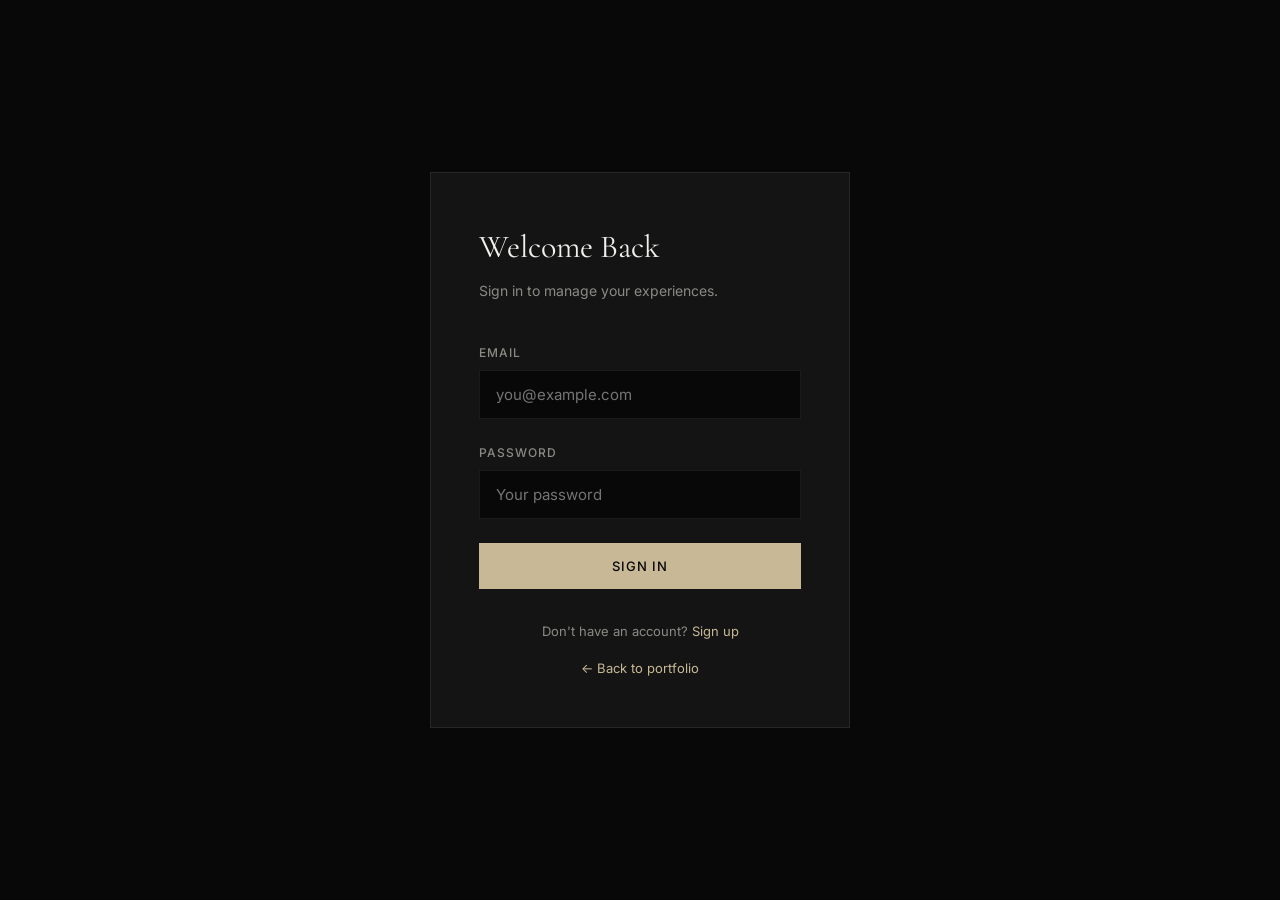
<file: templates/login.html>
<!DOCTYPE html>
<html lang="en">
<head>
  <meta charset="UTF-8">
  <meta name="viewport" content="width=device-width, initial-scale=1.0">
  <title>Sign In — Portfolio Admin</title>
  <link rel="preconnect" href="https://fonts.googleapis.com">
  <link rel="preconnect" href="https://fonts.gstatic.com" crossorigin>
  <link href="https://fonts.googleapis.com/css2?family=Cormorant+Garamond:wght@300;400;500&family=Inter:wght@300;400;500&display=swap" rel="stylesheet">
  <link rel="stylesheet" href="/static/css/style.css">
</head>
<body>

  <div class="auth-page">
    <div class="auth-card">
      <h1>Welcome Back</h1>
      <p class="auth-subtitle">Sign in to manage your experiences.</p>

      <div id="auth-alert" class="alert alert-error hidden"></div>

      <form id="login-form">
        <div class="form-group">
          <label for="email">Email</label>
          <input type="email" id="email" name="email" required placeholder="you@example.com">
        </div>
        <div class="form-group">
          <label for="password">Password</label>
          <input type="password" id="password" name="password" required placeholder="Your password">
        </div>
        <button type="submit" class="btn btn-primary">Sign In</button>
      </form>

      <p class="auth-footer">
        Don't have an account? <a href="/signup">Sign up</a>
      </p>
      <p class="auth-footer" style="margin-top: 1rem;">
        <a href="/">← Back to portfolio</a>
      </p>
    </div>
  </div>

  <script src="/static/js/app.js"></script>
</body>
</html>
</file>
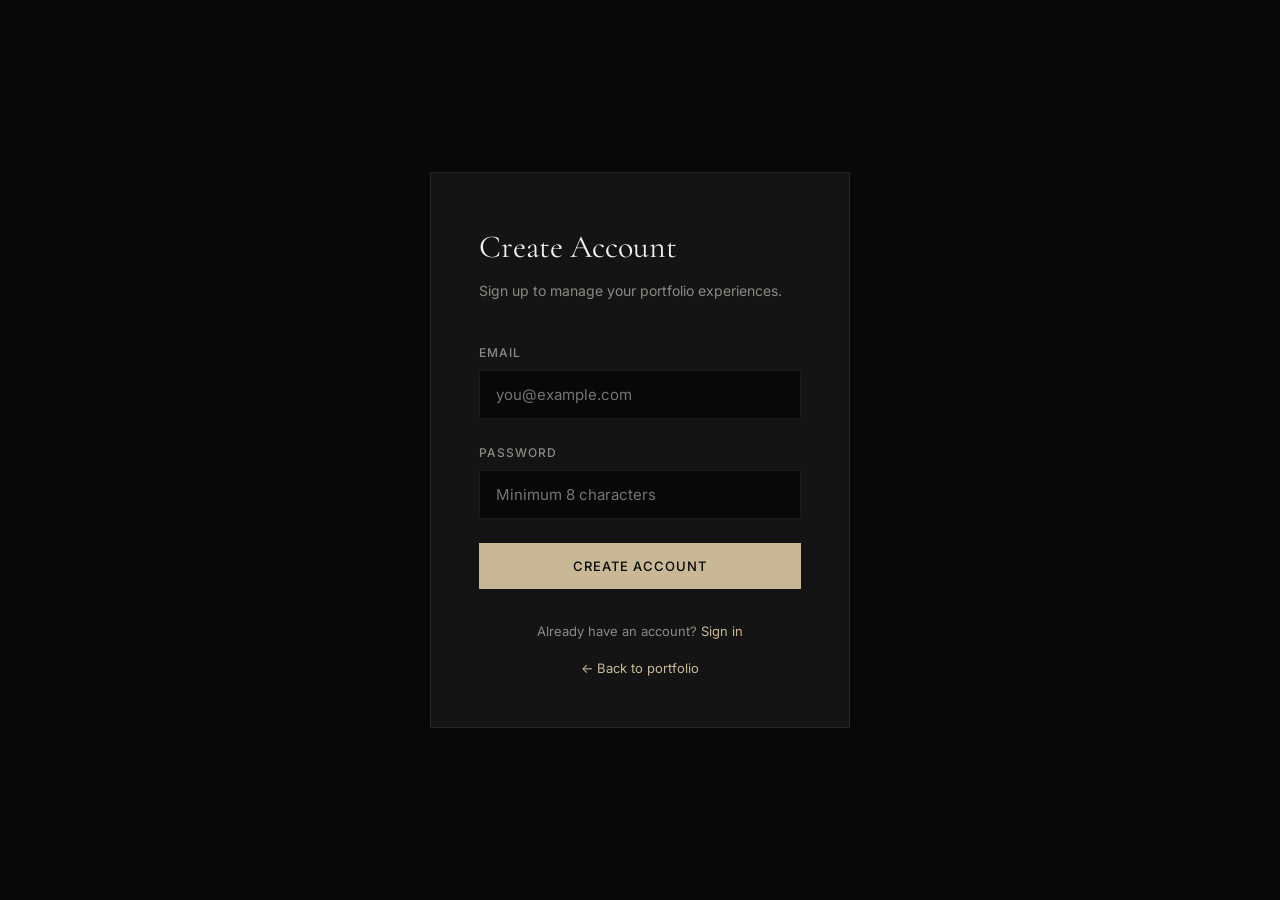
<file: templates/signup.html>
<!DOCTYPE html>
<html lang="en">
<head>
  <meta charset="UTF-8">
  <meta name="viewport" content="width=device-width, initial-scale=1.0">
  <title>Sign Up — Portfolio Admin</title>
  <link rel="preconnect" href="https://fonts.googleapis.com">
  <link rel="preconnect" href="https://fonts.gstatic.com" crossorigin>
  <link href="https://fonts.googleapis.com/css2?family=Cormorant+Garamond:wght@300;400;500&family=Inter:wght@300;400;500&display=swap" rel="stylesheet">
  <link rel="stylesheet" href="/static/css/style.css">
</head>
<body>

  <div class="auth-page">
    <div class="auth-card">
      <h1>Create Account</h1>
      <p class="auth-subtitle">Sign up to manage your portfolio experiences.</p>

      <div id="auth-alert" class="alert alert-error hidden"></div>

      <form id="signup-form">
        <div class="form-group">
          <label for="email">Email</label>
          <input type="email" id="email" name="email" required placeholder="you@example.com">
        </div>
        <div class="form-group">
          <label for="password">Password</label>
          <input type="password" id="password" name="password" required minlength="8" placeholder="Minimum 8 characters">
        </div>
        <button type="submit" class="btn btn-primary">Create Account</button>
      </form>

      <p class="auth-footer">
        Already have an account? <a href="/login">Sign in</a>
      </p>
      <p class="auth-footer" style="margin-top: 1rem;">
        <a href="/">← Back to portfolio</a>
      </p>
    </div>
  </div>

  <script src="/static/js/app.js"></script>
</body>
</html>
</file>
<file: static/css/style.css>
:root {
  --bg: #080808;
  --bg-elevated: #111111;
  --bg-card: #141414;
  --border: rgba(255, 255, 255, 0.08);
  --border-hover: rgba(255, 255, 255, 0.16);
  --text: #f0f0ec;
  --text-muted: #8a8a85;
  --text-subtle: #5a5a56;
  --accent: #c8b896;
  --accent-dim: rgba(200, 184, 150, 0.15);
  --font: "Inter", -apple-system, BlinkMacSystemFont, sans-serif;
  --font-display: "Cormorant Garamond", Georgia, serif;
  --radius: 2px;
  --transition: 0.3s cubic-bezier(0.4, 0, 0.2, 1);
  --max-width: 1120px;
  --nav-height: 72px;
}

*, *::before, *::after {
  box-sizing: border-box;
  margin: 0;
  padding: 0;
}

html {
  scroll-behavior: smooth;
  font-size: 16px;
}

body {
  font-family: var(--font);
  background: var(--bg);
  color: var(--text);
  line-height: 1.6;
  -webkit-font-smoothing: antialiased;
  overflow-x: hidden;
}

::selection {
  background: var(--accent-dim);
  color: var(--accent);
}

a {
  color: inherit;
  text-decoration: none;
}

img { max-width: 100%; }

.container {
  max-width: var(--max-width);
  margin: 0 auto;
  padding: 0 2rem;
}

/* ── Navigation ── */
.nav {
  position: fixed;
  top: 0;
  left: 0;
  right: 0;
  z-index: 100;
  height: var(--nav-height);
  display: flex;
  align-items: center;
  background: rgba(8, 8, 8, 0.85);
  backdrop-filter: blur(20px);
  border-bottom: 1px solid var(--border);
}

.nav .container {
  display: flex;
  align-items: center;
  justify-content: space-between;
  width: 100%;
}

.nav-logo {
  font-family: var(--font-display);
  font-size: 1.25rem;
  font-weight: 500;
  letter-spacing: 0.02em;
  color: var(--text);
}

.nav-links {
  display: flex;
  align-items: center;
  gap: 2rem;
  list-style: none;
}

.nav-links a {
  font-size: 0.8125rem;
  font-weight: 400;
  letter-spacing: 0.06em;
  text-transform: uppercase;
  color: var(--text-muted);
  transition: color var(--transition);
}

.nav-links a:hover { color: var(--text); }

.nav-cta {
  font-size: 0.8125rem;
  letter-spacing: 0.06em;
  text-transform: uppercase;
  color: var(--accent) !important;
  border: 1px solid var(--border);
  padding: 0.5rem 1.25rem;
  transition: border-color var(--transition), background var(--transition);
}

.nav-cta:hover {
  border-color: var(--accent);
  background: var(--accent-dim);
}

/* ── Hero ── */
.hero {
  min-height: 100vh;
  display: flex;
  align-items: center;
  padding-top: var(--nav-height);
  position: relative;
}

.hero::before {
  content: "";
  position: absolute;
  top: 20%;
  right: -10%;
  width: 500px;
  height: 500px;
  background: radial-gradient(circle, var(--accent-dim) 0%, transparent 70%);
  pointer-events: none;
}

.hero-content {
  position: relative;
  z-index: 1;
}

.hero-label {
  font-size: 0.75rem;
  font-weight: 500;
  letter-spacing: 0.2em;
  text-transform: uppercase;
  color: var(--accent);
  margin-bottom: 1.5rem;
}

.hero-name {
  font-family: var(--font-display);
  font-size: clamp(3rem, 8vw, 5.5rem);
  font-weight: 300;
  line-height: 1.05;
  letter-spacing: -0.02em;
  margin-bottom: 1rem;
}

.hero-title {
  font-size: 1.125rem;
  font-weight: 300;
  color: var(--text-muted);
  margin-bottom: 2rem;
  letter-spacing: 0.02em;
}

.hero-bio {
  max-width: 520px;
  font-size: 1rem;
  color: var(--text-muted);
  line-height: 1.75;
  margin-bottom: 3rem;
}

.hero-links {
  display: flex;
  gap: 1.5rem;
  flex-wrap: wrap;
}

.hero-link {
  display: inline-flex;
  align-items: center;
  gap: 0.5rem;
  font-size: 0.8125rem;
  letter-spacing: 0.04em;
  color: var(--text-muted);
  transition: color var(--transition);
}

.hero-link:hover { color: var(--accent); }

.hero-link svg {
  width: 16px;
  height: 16px;
  opacity: 0.6;
}

.scroll-indicator {
  position: absolute;
  bottom: 3rem;
  left: 50%;
  transform: translateX(-50%);
  display: flex;
  flex-direction: column;
  align-items: center;
  gap: 0.5rem;
  color: var(--text-subtle);
  font-size: 0.6875rem;
  letter-spacing: 0.15em;
  text-transform: uppercase;
}

.scroll-indicator::after {
  content: "";
  width: 1px;
  height: 40px;
  background: linear-gradient(to bottom, var(--text-subtle), transparent);
  animation: scrollPulse 2s ease infinite;
}

@keyframes scrollPulse {
  0%, 100% { opacity: 0.3; transform: scaleY(0.6); }
  50% { opacity: 1; transform: scaleY(1); }
}

/* ── Sections ── */
section {
  padding: 7rem 0;
  border-top: 1px solid var(--border);
}

.section-header {
  display: flex;
  align-items: baseline;
  gap: 1.5rem;
  margin-bottom: 4rem;
}

.section-number {
  font-size: 0.75rem;
  font-weight: 500;
  letter-spacing: 0.15em;
  color: var(--accent);
  flex-shrink: 0;
}

.section-title {
  font-family: var(--font-display);
  font-size: clamp(1.75rem, 4vw, 2.5rem);
  font-weight: 400;
  letter-spacing: -0.01em;
}

.section-line {
  flex: 1;
  height: 1px;
  background: var(--border);
  align-self: center;
}

/* ── Skills ── */
.skills-grid {
  display: flex;
  flex-wrap: wrap;
  gap: 0.625rem;
}

.skill-tag {
  font-size: 0.8125rem;
  font-weight: 400;
  letter-spacing: 0.02em;
  color: var(--text-muted);
  border: 1px solid var(--border);
  padding: 0.5rem 1rem;
  transition: border-color var(--transition), color var(--transition);
}

.skill-tag:hover {
  border-color: var(--border-hover);
  color: var(--text);
}

/* ── Experience Timeline ── */
.timeline {
  display: flex;
  flex-direction: column;
  gap: 0;
}

.timeline-item {
  display: grid;
  grid-template-columns: 180px 1fr;
  gap: 2rem;
  padding: 2.5rem 0;
  border-bottom: 1px solid var(--border);
  transition: background var(--transition);
}

.timeline-item:first-child { padding-top: 0; }
.timeline-item:last-child { border-bottom: none; }

.timeline-date {
  font-size: 0.8125rem;
  font-weight: 400;
  letter-spacing: 0.04em;
  color: var(--text-subtle);
  padding-top: 0.25rem;
}

.timeline-body h3 {
  font-size: 1.125rem;
  font-weight: 500;
  letter-spacing: 0.01em;
  margin-bottom: 0.25rem;
}

.timeline-meta {
  font-size: 0.875rem;
  color: var(--text-muted);
  margin-bottom: 1rem;
}

.timeline-meta span {
  color: var(--text-subtle);
}

.timeline-desc {
  font-size: 0.9375rem;
  color: var(--text-muted);
  margin-bottom: 1rem;
  line-height: 1.7;
}

.timeline-highlights {
  list-style: none;
  display: flex;
  flex-direction: column;
  gap: 0.5rem;
}

.timeline-highlights li {
  font-size: 0.875rem;
  color: var(--text-muted);
  padding-left: 1rem;
  position: relative;
  line-height: 1.65;
}

.timeline-highlights li::before {
  content: "";
  position: absolute;
  left: 0;
  top: 0.6em;
  width: 4px;
  height: 4px;
  background: var(--accent);
  border-radius: 50%;
}

/* ── Education & Achievements ── */
.card-grid {
  display: grid;
  grid-template-columns: repeat(auto-fill, minmax(320px, 1fr));
  gap: 1.5rem;
}

.card {
  background: var(--bg-card);
  border: 1px solid var(--border);
  padding: 2rem;
  transition: border-color var(--transition);
}

.card:hover { border-color: var(--border-hover); }

.card h3 {
  font-size: 1rem;
  font-weight: 500;
  margin-bottom: 0.5rem;
}

.card-meta {
  font-size: 0.8125rem;
  color: var(--text-muted);
  margin-bottom: 1rem;
}

.card p {
  font-size: 0.875rem;
  color: var(--text-muted);
  line-height: 1.7;
}

.achievement-badge {
  display: inline-block;
  font-size: 0.6875rem;
  font-weight: 500;
  letter-spacing: 0.1em;
  text-transform: uppercase;
  color: var(--accent);
  border: 1px solid var(--accent-dim);
  background: var(--accent-dim);
  padding: 0.25rem 0.75rem;
  margin-bottom: 1rem;
}

/* ── Contact ── */
.contact-section {
  text-align: center;
  padding-bottom: 5rem;
}

.contact-section .section-header {
  justify-content: center;
  margin-bottom: 2rem;
}

.contact-section .section-line { display: none; }

.contact-text {
  font-size: 1.125rem;
  color: var(--text-muted);
  margin-bottom: 2.5rem;
  max-width: 480px;
  margin-left: auto;
  margin-right: auto;
}

.contact-links {
  display: flex;
  justify-content: center;
  gap: 2rem;
  flex-wrap: wrap;
}

.contact-link {
  font-size: 0.875rem;
  letter-spacing: 0.04em;
  color: var(--text-muted);
  border-bottom: 1px solid var(--border);
  padding-bottom: 0.25rem;
  transition: color var(--transition), border-color var(--transition);
}

.contact-link:hover {
  color: var(--accent);
  border-color: var(--accent);
}

/* ── Footer ── */
.footer {
  padding: 2rem 0;
  border-top: 1px solid var(--border);
  text-align: center;
  font-size: 0.75rem;
  color: var(--text-subtle);
  letter-spacing: 0.04em;
}

/* ── Auth Pages ── */
.auth-page {
  min-height: 100vh;
  display: flex;
  align-items: center;
  justify-content: center;
  padding: 2rem;
}

.auth-card {
  width: 100%;
  max-width: 420px;
  background: var(--bg-card);
  border: 1px solid var(--border);
  padding: 3rem;
}

.auth-card h1 {
  font-family: var(--font-display);
  font-size: 2rem;
  font-weight: 400;
  margin-bottom: 0.5rem;
}

.auth-subtitle {
  font-size: 0.875rem;
  color: var(--text-muted);
  margin-bottom: 2.5rem;
}

.form-group {
  margin-bottom: 1.5rem;
}

.form-group label {
  display: block;
  font-size: 0.75rem;
  font-weight: 500;
  letter-spacing: 0.08em;
  text-transform: uppercase;
  color: var(--text-muted);
  margin-bottom: 0.5rem;
}

.form-group input,
.form-group textarea {
  width: 100%;
  background: var(--bg);
  border: 1px solid var(--border);
  color: var(--text);
  font-family: var(--font);
  font-size: 0.9375rem;
  padding: 0.875rem 1rem;
  outline: none;
  transition: border-color var(--transition);
}

.form-group input:focus,
.form-group textarea:focus {
  border-color: var(--accent);
}

.form-group textarea {
  resize: vertical;
  min-height: 120px;
}

.btn {
  display: inline-flex;
  align-items: center;
  justify-content: center;
  gap: 0.5rem;
  font-family: var(--font);
  font-size: 0.8125rem;
  font-weight: 500;
  letter-spacing: 0.08em;
  text-transform: uppercase;
  padding: 0.875rem 2rem;
  border: 1px solid var(--border);
  background: transparent;
  color: var(--text);
  cursor: pointer;
  transition: all var(--transition);
  width: 100%;
}

.btn:hover {
  border-color: var(--accent);
  background: var(--accent-dim);
  color: var(--accent);
}

.btn-primary {
  background: var(--accent);
  border-color: var(--accent);
  color: var(--bg);
}

.btn-primary:hover {
  background: #d4c9a8;
  border-color: #d4c9a8;
  color: var(--bg);
}

.btn-danger {
  border-color: rgba(220, 80, 80, 0.3);
  color: #dc5050;
}

.btn-danger:hover {
  background: rgba(220, 80, 80, 0.1);
  border-color: #dc5050;
}

.btn-sm {
  padding: 0.5rem 1rem;
  width: auto;
  font-size: 0.75rem;
}

.auth-footer {
  margin-top: 2rem;
  text-align: center;
  font-size: 0.8125rem;
  color: var(--text-muted);
}

.auth-footer a {
  color: var(--accent);
  border-bottom: 1px solid transparent;
  transition: border-color var(--transition);
}

.auth-footer a:hover { border-bottom-color: var(--accent); }

.alert {
  padding: 0.875rem 1rem;
  font-size: 0.875rem;
  margin-bottom: 1.5rem;
  border: 1px solid;
}

.alert-error {
  background: rgba(220, 80, 80, 0.08);
  border-color: rgba(220, 80, 80, 0.3);
  color: #e88080;
}

.alert-success {
  background: rgba(80, 200, 120, 0.08);
  border-color: rgba(80, 200, 120, 0.3);
  color: #70d890;
}

/* ── Dashboard ── */
.dashboard {
  padding-top: calc(var(--nav-height) + 3rem);
  padding-bottom: 5rem;
  min-height: 100vh;
}

.dashboard-header {
  margin-bottom: 3rem;
}

.dashboard-header h1 {
  font-family: var(--font-display);
  font-size: 2.5rem;
  font-weight: 400;
  margin-bottom: 0.5rem;
}

.dashboard-header p {
  color: var(--text-muted);
  font-size: 0.9375rem;
}

.dashboard-grid {
  display: grid;
  grid-template-columns: 1fr 1fr;
  gap: 3rem;
  align-items: start;
}

.dashboard-form {
  background: var(--bg-card);
  border: 1px solid var(--border);
  padding: 2rem;
  position: sticky;
  top: calc(var(--nav-height) + 2rem);
}

.dashboard-form h2 {
  font-size: 1rem;
  font-weight: 500;
  letter-spacing: 0.04em;
  text-transform: uppercase;
  margin-bottom: 1.5rem;
  color: var(--text-muted);
}

.experience-list {
  display: flex;
  flex-direction: column;
  gap: 1rem;
}

.experience-card {
  background: var(--bg-card);
  border: 1px solid var(--border);
  padding: 1.5rem;
  transition: border-color var(--transition);
}

.experience-card:hover { border-color: var(--border-hover); }

.experience-card-header {
  display: flex;
  justify-content: space-between;
  align-items: flex-start;
  gap: 1rem;
  margin-bottom: 0.5rem;
}

.experience-card-header h3 {
  font-size: 1rem;
  font-weight: 500;
}

.experience-card-meta {
  font-size: 0.8125rem;
  color: var(--text-muted);
  margin-bottom: 0.75rem;
}

.experience-card-actions {
  display: flex;
  gap: 0.5rem;
  flex-shrink: 0;
}

.experience-card-desc {
  font-size: 0.8125rem;
  color: var(--text-subtle);
  line-height: 1.6;
  display: -webkit-box;
  -webkit-line-clamp: 2;
  -webkit-box-orient: vertical;
  overflow: hidden;
}

.hidden { display: none !important; }

/* ── Responsive ── */
@media (max-width: 768px) {
  .nav-links { display: none; }

  .timeline-item {
    grid-template-columns: 1fr;
    gap: 0.75rem;
  }

  .dashboard-grid {
    grid-template-columns: 1fr;
  }

  .dashboard-form {
    position: static;
  }

  .hero-name { font-size: 2.75rem; }

  section { padding: 4rem 0; }
}

@media (max-width: 480px) {
  .container { padding: 0 1.25rem; }
  .auth-card { padding: 2rem; }
}
</file>
